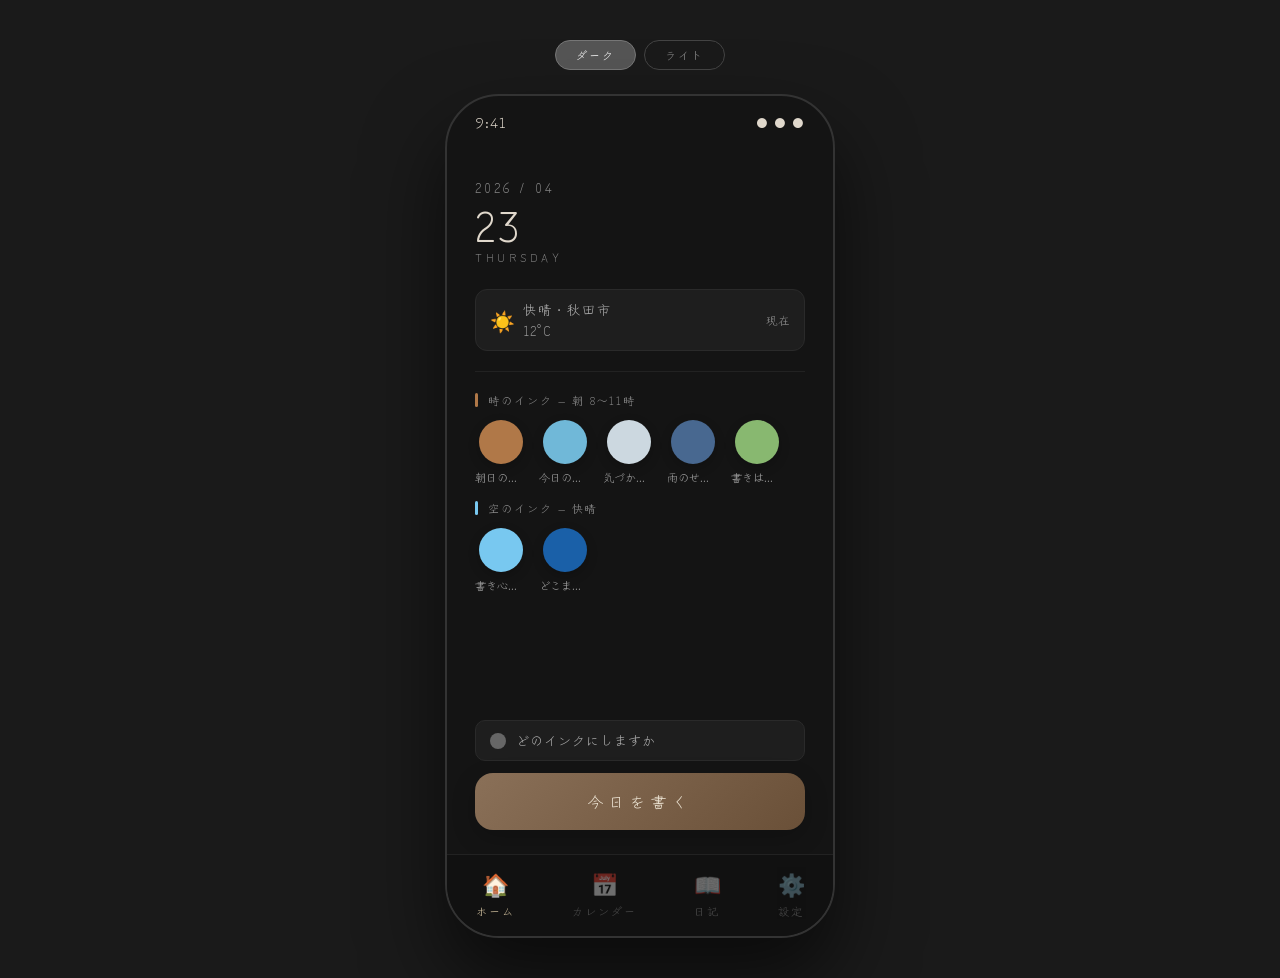
<file: UI_ホーム画面.html>
<!DOCTYPE html>
<html lang="ja">
<head>
  <meta charset="UTF-8">
  <meta name="viewport" content="width=device-width, initial-scale=1.0">
  <title>Diary Ink. — ホーム画面</title>
  <link href="https://fonts.googleapis.com/css2?family=Zen+Kurenaido&family=Hina+Mincho&display=swap" rel="stylesheet">
  <style>
    * { margin:0; padding:0; box-sizing:border-box; }

    body {
      background:#1a1a1a;
      display:flex;
      flex-direction:column;
      justify-content:center;
      align-items:center;
      min-height:100vh;
      font-family:'Zen Kurenaido', serif;
      gap:24px;
      padding:40px 20px;
    }

    /* テーマ切り替えボタン */
    .theme-toggle {
      display:flex;
      gap:8px;
    }
    .theme-btn {
      padding:6px 20px;
      border-radius:20px;
      border:1px solid #444;
      background:transparent;
      color:#888;
      font-size:11px;
      font-family:'Zen Kurenaido', serif;
      letter-spacing:2px;
      cursor:pointer;
      transition:all .2s;
    }
    .theme-btn:hover { border-color:#888; color:#ccc; }
    .theme-btn.active { background:#555; border-color:#777; color:#fff; }

    /* iPhoneフレーム */
    .phone {
      width:390px;
      height:844px;
      border-radius:54px;
      border:2px solid #333;
      overflow:hidden;
      position:relative;
      box-shadow:0 40px 80px rgba(0,0,0,.6);
      transition:background .3s;
    }

    /* ===== ダークテーマ ===== */
    .dark .phone { background:#141414; border-color:#333; }
    .dark .status-time { color:#e0d8cc; }
    .dark .status-icons { color:#e0d8cc; }
    .dark .date-main { color:#888; }
    .dark .date-day { color:#e0d8cc; }
    .dark .date-weekday { color:#888; }
    .dark .weather-area { background:#1e1e1e; border-color:#2a2a2a; }
    .dark .weather-cond { color:#aaa; }
    .dark .weather-temp { color:#999; }
    .dark .weather-time { color:#888; }
    .dark .divider { background:#222; }
    .dark .time-label { color:#888; }
    .dark .ink-dot-name { color:#999; }
    .dark .ink-dot-wrap.selected .ink-dot-name { color:#bbb; }
    .dark .ink-dot.selected { border-color:rgba(255,255,255,.4); }
    .dark .selected-ink { background:#1e1e1e; border-color:#2a2a2a; }
    .dark .selected-name { color:#aaa; }
    .dark .selected-name.chosen { color:#c8b898; }
    .dark .tab-bar { background:#111; border-color:#222; }
    .dark .tab-label { color:#999; }
    .dark .tab-item.active .tab-label { color:#c8b898; }
    .dark .tab-item { opacity:.4; }
    .dark .tab-item.active { opacity:1; }

    /* ===== ライトテーマ ===== */
    .light .phone { background:#f5f0e8; border-color:#d8cfc0; }
    .light .status-time { color:#4a3f32; }
    .light .status-icons { color:#4a3f32; }
    .light .date-main { color:#7a6858; }
    .light .date-day { color:#3a3028; }
    .light .date-weekday { color:#7a6858; }
    .light .weather-area { background:#ede8de; border-color:#d8d0c4; }
    .light .weather-cond { color:#6a5a48; }
    .light .weather-temp { color:#6a5a48; }
    .light .weather-time { color:#6a5a48; }
    .light .divider { background:#ddd8ce; }
    .light .time-label { color:#6a5a48; }
    .light .ink-dot-name { color:#6a5a48; }
    .light .ink-dot-wrap.selected .ink-dot-name { color:#4a3a28; }
    .light .ink-dot.selected { border-color:rgba(0,0,0,.3); }
    .light .selected-ink { background:#ede8de; border-color:#d8d0c4; }
    .light .selected-name { color:#6a5a48; }
    .light .selected-name.chosen { color:#6a4a28; }
    .light .tab-bar { background:#ede8de; border-color:#d8d0c4; }
    .light .tab-label { color:#6a5a48; }
    .light .tab-item.active .tab-label { color:#7a5838; }
    .light .tab-item { opacity:.5; }
    .light .tab-item.active { opacity:1; }

    /* ステータスバー */
    .status-bar {
      height:50px;
      display:flex;
      justify-content:space-between;
      align-items:center;
      padding:0 28px;
    }
    .status-time { font-size:15px; letter-spacing:1px; transition:color .3s; }
    .status-icons { font-size:12px; letter-spacing:2px; transition:color .3s; }

    /* メインコンテンツ */
    .content {
      padding:0 28px;
      height:calc(100% - 50px - 82px);
      overflow:hidden;
      display:flex;
      flex-direction:column;
    }

    /* 日付エリア */
    .date-area { margin-top:32px; margin-bottom:8px; }
    .date-main { font-size:13px; letter-spacing:3px; margin-bottom:6px; transition:color .3s; }
    .date-day { font-size:42px; letter-spacing:2px; font-weight:normal; line-height:1; margin-bottom:4px; transition:color .3s; }
    .date-weekday { font-size:11px; letter-spacing:4px; transition:color .3s; }

    /* 天気エリア */
    .weather-area {
      display:flex; align-items:center; gap:8px;
      margin-top:16px; padding:10px 14px;
      border-radius:12px; border:1px solid;
      transition:background .3s, border-color .3s;
    }
    .weather-icon { font-size:20px; }
    .weather-info { flex:1; }
    .weather-cond { font-size:13px; letter-spacing:2px; transition:color .3s; }
    .weather-temp { font-size:13px; letter-spacing:1px; margin-top:2px; transition:color .3s; }
    .weather-time { font-size:11px; letter-spacing:1px; transition:color .3s; }

    /* 区切り */
    .divider { width:100%; height:1px; margin:20px 0; transition:background .3s; }

    /* 時間帯ラベル */
    .time-label {
      font-size:11px; letter-spacing:2px; margin-bottom:12px;
      display:flex; align-items:center; gap:10px;
      transition:color .3s;
    }
    .time-label::before {
      content:''; display:block;
      width:3px; height:14px; border-radius:2px; flex-shrink:0;
    }
    .time-label.toki::before { background:#b07848; }
    .time-label.sora::before { background:#78c8f0; }

    /* インク提案 */
    .ink-suggestion { margin-bottom:16px; }
    .ink-dots { display:flex; gap:12px; align-items:center; }
    .ink-dot-wrap {
      display:flex; flex-direction:column; align-items:center;
      gap:6px; cursor:pointer;
    }
    .ink-dot {
      width:44px; height:44px; border-radius:50%;
      box-shadow:0 4px 12px rgba(0,0,0,.2);
      transition:transform .2s; border:2px solid transparent;
    }
    .ink-dot.selected { transform:scale(1.15); }
    .ink-dot-name {
      font-size:11px; text-align:center; line-height:1.3;
      max-width:52px; white-space:nowrap;
      overflow:hidden; text-overflow:ellipsis;
      transition:color .3s;
    }

    /* 選択中インク */
    .selected-ink {
      display:flex; align-items:center; gap:10px;
      padding:10px 14px; border-radius:10px; border:1px solid;
      margin-top:auto; margin-bottom:12px;
      transition:background .3s, border-color .3s;
    }
    .selected-dot { width:16px; height:16px; border-radius:50%; flex-shrink:0; }
    .selected-name { font-size:13px; letter-spacing:1px; transition:color .3s; }

    /* 書くボタン */
    .write-btn {
      width:100%; padding:18px;
      background:linear-gradient(135deg, #8a7058 0%, #6a5038 100%);
      border:none; border-radius:18px;
      color:#f0e8d8; font-size:15px;
      font-family:'Zen Kurenaido', serif;
      letter-spacing:6px; cursor:pointer;
      margin-bottom:24px;
      box-shadow:0 8px 24px rgba(0,0,0,.2);
      transition:opacity .2s;
    }
    .write-btn:hover { opacity:.85; }

    /* タブバー */
    .tab-bar {
      position:absolute; bottom:0; left:0; right:0;
      height:82px; border-top:1px solid;
      display:flex; justify-content:space-around;
      align-items:flex-start; padding-top:12px;
      transition:background .3s, border-color .3s;
    }
    .tab-item {
      display:flex; flex-direction:column; align-items:center;
      gap:4px; cursor:pointer; transition:opacity .2s;
    }
    .tab-icon { font-size:22px; }
    .tab-label { font-size:11px; letter-spacing:2px; transition:color .3s; }

  </style>
</head>
<body class="dark">

  <!-- テーマ切り替え -->
  <div class="theme-toggle">
    <button class="theme-btn active" onclick="setTheme('dark')">ダーク</button>
    <button class="theme-btn" onclick="setTheme('light')">ライト</button>
  </div>

  <div class="phone">

    <!-- ステータスバー -->
    <div class="status-bar">
      <span class="status-time">9:41</span>
      <span class="status-icons">● ● ●</span>
    </div>

    <!-- メインコンテンツ -->
    <div class="content">

      <!-- 日付 -->
      <div class="date-area">
        <div class="date-main">2026 / 04</div>
        <div class="date-day">23</div>
        <div class="date-weekday">THURSDAY</div>
      </div>

      <!-- 天気 -->
      <div class="weather-area">
        <span class="weather-icon">☀️</span>
        <div class="weather-info">
          <div class="weather-cond">快晴・秋田市</div>
          <div class="weather-temp">12°C</div>
        </div>
        <div class="weather-time">現在</div>
      </div>

      <div class="divider"></div>

      <!-- 時のインク -->
      <div class="time-label toki">時のインク — 朝 8〜11時</div>
      <div class="ink-suggestion">
        <div class="ink-dots">
          <div class="ink-dot-wrap" onclick="selectInk(this,'#b07848','朝日のちコーヒー')">
            <div class="ink-dot" style="background:#b07848;"></div>
            <div class="ink-dot-name">朝日のちコーヒー</div>
          </div>
          <div class="ink-dot-wrap" onclick="selectInk(this,'#70b8d8','今日の色を選ぶ')">
            <div class="ink-dot" style="background:#70b8d8;"></div>
            <div class="ink-dot-name">今日の色を選ぶ</div>
          </div>
          <div class="ink-dot-wrap" onclick="selectInk(this,'#ccd8e0','気づかないふり')">
            <div class="ink-dot" style="background:#ccd8e0;"></div>
            <div class="ink-dot-name">気づかないふり</div>
          </div>
          <div class="ink-dot-wrap" onclick="selectInk(this,'#486890','雨のせいにした')">
            <div class="ink-dot" style="background:#486890;"></div>
            <div class="ink-dot-name">雨のせいにした</div>
          </div>
          <div class="ink-dot-wrap" onclick="selectInk(this,'#88b870','書きはじめた日')">
            <div class="ink-dot" style="background:#88b870;"></div>
            <div class="ink-dot-name">書きはじめた日</div>
          </div>
        </div>
      </div>

      <!-- 空のインク -->
      <div class="time-label sora">空のインク — 快晴</div>
      <div class="ink-suggestion">
        <div class="ink-dots">
          <div class="ink-dot-wrap" onclick="selectInk(this,'#78c8f0','書き心地よく')">
            <div class="ink-dot" style="background:#78c8f0;"></div>
            <div class="ink-dot-name">書き心地よく</div>
          </div>
          <div class="ink-dot-wrap" onclick="selectInk(this,'#1a60a8','どこまでも遠く')">
            <div class="ink-dot" style="background:#1a60a8;"></div>
            <div class="ink-dot-name">どこまでも遠く</div>
          </div>
        </div>
      </div>

      <!-- 共通選択エリア -->
      <div class="selected-ink">
        <div class="selected-dot" id="selectedDot" style="background:#666;"></div>
        <div class="selected-name" id="selectedName">どのインクにしますか</div>
      </div>

      <!-- 書くボタン -->
      <button class="write-btn">今日を書く</button>

    </div>

    <!-- タブバー -->
    <div class="tab-bar">
      <div class="tab-item active">
        <span class="tab-icon">🏠</span>
        <span class="tab-label">ホーム</span>
      </div>
      <div class="tab-item">
        <span class="tab-icon">📅</span>
        <span class="tab-label">カレンダー</span>
      </div>
      <div class="tab-item">
        <span class="tab-icon">📖</span>
        <span class="tab-label">日記</span>
      </div>
      <div class="tab-item">
        <span class="tab-icon">⚙️</span>
        <span class="tab-label">設定</span>
      </div>
    </div>

  </div>

  <script>
    function setTheme(theme) {
      document.body.className = theme;
      document.querySelectorAll('.theme-btn').forEach(b => b.classList.remove('active'));
      event.target.classList.add('active');
    }

    function selectInk(el, color, name) {
      document.querySelectorAll('.ink-dot-wrap').forEach(w => {
        w.classList.remove('selected');
        w.querySelector('.ink-dot').classList.remove('selected');
      });
      el.classList.add('selected');
      el.querySelector('.ink-dot').classList.add('selected');
      document.getElementById('selectedDot').style.background = color;
      const nameEl = document.getElementById('selectedName');
      nameEl.textContent = name;
      nameEl.classList.add('chosen');
    }
  </script>

</body>
</html>
</file>
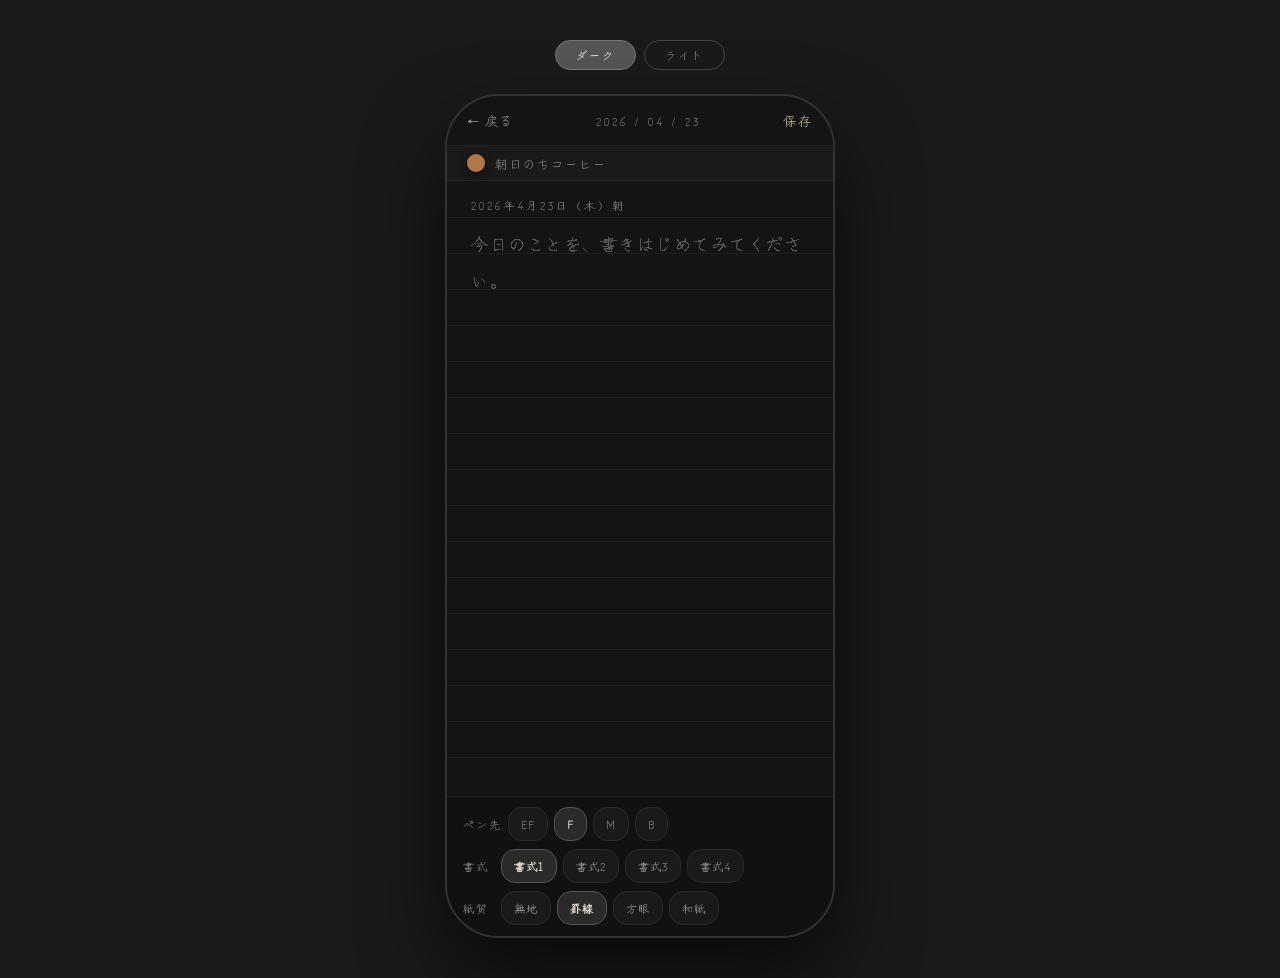
<file: UI_書く画面.html>
<!DOCTYPE html>
<html lang="ja">
<head>
  <meta charset="UTF-8">
  <meta name="viewport" content="width=device-width, initial-scale=1.0">
  <title>Diary Ink. — 書く画面</title>
  <link href="https://fonts.googleapis.com/css2?family=Zen+Kurenaido&family=Hina+Mincho&family=Yuji+Mai&family=Yuji+Boku&display=swap" rel="stylesheet">

  <svg width="0" height="0" style="position:absolute">
    <defs>
      <filter id="nib-ef" x="-5%" y="-5%" width="110%" height="110%">
        <feTurbulence type="fractalNoise" baseFrequency="0.9" numOctaves="4" seed="2" result="noise"/>
        <feDisplacementMap in="SourceGraphic" in2="noise" scale="0.6" result="displaced"/>
        <feGaussianBlur in="displaced" stdDeviation="0.25" result="blur"/>
        <feColorMatrix in="blur" type="matrix" values="1 0 0 0 0  0 1 0 0 0  0 0 1 0 0  0 0 0 38 -11"/>
      </filter>
      <filter id="nib-f" x="-5%" y="-5%" width="110%" height="110%">
        <feGaussianBlur in="SourceGraphic" stdDeviation="0.55" result="blur"/>
        <feColorMatrix in="blur" type="matrix" values="1 0 0 0 0  0 1 0 0 0  0 0 1 0 0  0 0 0 22 -6"/>
      </filter>
      <filter id="nib-m" x="-8%" y="-8%" width="116%" height="116%">
        <feGaussianBlur in="SourceGraphic" stdDeviation="0.75" result="blur"/>
        <feColorMatrix in="blur" type="matrix" values="1 0 0 0 0  0 1 0 0 0  0 0 1 0 0  0 0 0 14 -3"/>
      </filter>
      <filter id="nib-b" x="-8%" y="-8%" width="116%" height="116%">
        <feGaussianBlur in="SourceGraphic" stdDeviation="0.9" result="blur"/>
        <feTurbulence type="fractalNoise" baseFrequency="0.04" numOctaves="3" seed="5" result="noise2"/>
        <feDisplacementMap in="blur" in2="noise2" scale="0.8" result="displaced"/>
        <feGaussianBlur in="displaced" stdDeviation="0.35" result="blur2"/>
        <feColorMatrix in="blur2" type="matrix" values="1 0 0 0 0  0 1 0 0 0  0 0 1 0 0  0 0 0 10 -1.5"/>
      </filter>
    </defs>
  </svg>

  <style>
    * { margin:0; padding:0; box-sizing:border-box; }

    body {
      background:#1a1a1a;
      display:flex;
      flex-direction:column;
      justify-content:center;
      align-items:center;
      min-height:100vh;
      font-family:'Zen Kurenaido', serif;
      gap:24px;
      padding:40px 20px;
    }

    /* テーマ切り替え */
    .theme-toggle { display:flex; gap:8px; }
    .theme-btn {
      padding:6px 20px; border-radius:20px;
      border:1px solid #444; background:transparent;
      color:#888; font-size:11px;
      font-family:'Zen Kurenaido', serif;
      letter-spacing:2px; cursor:pointer; transition:all .2s;
    }
    .theme-btn:hover { border-color:#888; color:#ccc; }
    .theme-btn.active { background:#555; border-color:#777; color:#fff; }

    /* iPhoneフレーム */
    .phone {
      width:390px; height:844px;
      border-radius:54px; border:2px solid;
      overflow:hidden; position:relative;
      box-shadow:0 40px 80px rgba(0,0,0,.6);
      transition:background .3s, border-color .3s;
    }

    /* ===== ダーク ===== */
    .dark .phone { background:#141414; border-color:#333; }
    .dark .nav-bar { background:#141414; border-color:#222; }
    .dark .nav-date { color:#888; }
    .dark .nav-btn { color:#999; }
    .dark .nav-save { color:#c8b898; }
    .dark .ink-bar { background:#1a1a1a; border-color:#252525; }
    .dark .ink-bar-dot { box-shadow:0 2px 8px rgba(0,0,0,.5); }
    .dark .ink-bar-name { color:#888; }
    .dark .paper { background:#141414; }
    .dark .paper-lined .line { background:#1e1e1e; }
    .dark .paper-grid .line-h { background:#1e1e1e; }
    .dark .paper-grid .line-v { background:#1e1e1e; }
    .dark .diary-date-text { color:#888; }
    .dark .diary-input { color:#e0d8cc; caret-color:#c8b898; }
    .dark .diary-input::placeholder { color:#555; }
    .dark .toolbar { background:#111; border-color:#222; }
    .dark .tool-btn { color:#999; border-color:#2a2a2a; background:#1a1a1a; }
    .dark .tool-btn.active { color:#e0d8cc; border-color:#555; background:#2a2a2a; }
    .dark .tool-section-label { color:#888; }

    /* ===== ライト ===== */
    .light .phone { background:#f5f0e8; border-color:#d8cfc0; }
    .light .nav-bar { background:#f5f0e8; border-color:#ddd8ce; }
    .light .nav-date { color:#6a5a48; }
    .light .nav-btn { color:#6a5a48; }
    .light .nav-save { color:#7a5838; }
    .light .ink-bar { background:#ede8de; border-color:#d8d0c4; }
    .light .ink-bar-dot { box-shadow:0 2px 8px rgba(0,0,0,.15); }
    .light .ink-bar-name { color:#6a5a48; }
    .light .paper { background:#f5f0e8; }
    .light .paper-lined .line { background:#e8e0d4; }
    .light .paper-grid .line-h { background:#e8e0d4; }
    .light .paper-grid .line-v { background:#e8e0d4; }
    .light .diary-date-text { color:#6a5a48; }
    .light .diary-input { color:#3a3028; caret-color:#7a5838; }
    .light .diary-input::placeholder { color:#c8c0b4; }
    .light .toolbar { background:#ede8de; border-color:#d8d0c4; }
    .light .tool-btn { color:#6a5a48; border-color:#d8d0c4; background:#f5f0e8; }
    .light .tool-btn.active { color:#4a3a28; border-color:#a08060; background:#e8dfd0; }
    .light .tool-section-label { color:#6a5a48; }

    /* ナビバー（上） */
    .nav-bar {
      height:50px; display:flex;
      align-items:center; justify-content:space-between;
      padding:0 20px; border-bottom:1px solid;
      transition:background .3s, border-color .3s;
    }
    .nav-btn { font-size:13px; letter-spacing:1px; cursor:pointer; transition:color .3s; }
    .nav-date { font-size:11px; letter-spacing:3px; transition:color .3s; }
    .nav-save { font-size:13px; letter-spacing:2px; cursor:pointer; transition:color .3s; }

    /* 選択中インクバー */
    .ink-bar {
      display:flex; align-items:center; gap:10px;
      padding:8px 20px; border-bottom:1px solid;
      transition:background .3s, border-color .3s;
    }
    .ink-bar-dot {
      width:18px; height:18px; border-radius:50%; flex-shrink:0;
      transition:box-shadow .3s;
    }
    .ink-bar-name { font-size:12px; letter-spacing:2px; transition:color .3s; }

    /* 紙エリア */
    .paper {
      position:relative;
      height:calc(100% - 50px - 38px - 140px);
      overflow:hidden;
      transition:background .3s;
    }

    /* 罫線 */
    .paper-lined .line {
      position:absolute; left:0; right:0;
      height:1px; transition:background .3s;
    }
    /* グリッド */
    .paper-grid .line-h {
      position:absolute; left:0; right:0;
      height:1px; transition:background .3s;
    }
    .paper-grid .line-v {
      position:absolute; top:0; bottom:0;
      width:1px; transition:background .3s;
    }

    /* 日記テキスト */
    .diary-date-text {
      padding:16px 24px 0;
      font-size:11px; letter-spacing:3px;
      transition:color .3s;
    }
    .diary-input {
      width:100%; height:calc(100% - 36px);
      padding:12px 24px;
      background:transparent; border:none; outline:none;
      font-family:'Zen Kurenaido', serif;
      font-size:17px; line-height:2.2;
      letter-spacing:1.5px;
      resize:none; transition:color .3s, filter .3s;
    }

    /* ツールバー（下） */
    .toolbar {
      position:absolute; bottom:0; left:0; right:0;
      height:140px; border-top:1px solid;
      padding:10px 16px;
      display:flex; flex-direction:column; gap:8px;
      transition:background .3s, border-color .3s;
    }

    .tool-row {
      display:flex; align-items:center; gap:6px;
    }
    .tool-section-label {
      font-size:11px; letter-spacing:2px;
      min-width:32px; transition:color .3s;
    }
    .tool-btn {
      padding:8px 12px; border-radius:14px;
      border:1px solid; font-size:11px;
      font-family:'Zen Kurenaido', serif;
      letter-spacing:1px; cursor:pointer;
      transition:all .2s;
    }
    .tool-btn.active { font-weight:bold; }

  </style>
</head>
<body class="dark">

  <!-- テーマ切り替え -->
  <div class="theme-toggle">
    <button class="theme-btn active" onclick="setTheme('dark')">ダーク</button>
    <button class="theme-btn" onclick="setTheme('light')">ライト</button>
  </div>

  <div class="phone">

    <!-- ナビバー -->
    <div class="nav-bar">
      <span class="nav-btn" onclick="history.back()">← 戻る</span>
      <span class="nav-date">2026 / 04 / 23</span>
      <span class="nav-save">保存</span>
    </div>

    <!-- 選択中インクバー -->
    <div class="ink-bar">
      <div class="ink-bar-dot" id="inkDot" style="background:#b07848;"></div>
      <span class="ink-bar-name" id="inkName">朝日のちコーヒー</span>
    </div>

    <!-- 紙エリア -->
    <div class="paper" id="paper">
      <!-- 罫線（デフォルト） -->
      <div id="lines"></div>

      <div class="diary-date-text">2026年4月23日（木）朝</div>
      <textarea class="diary-input" id="diaryInput"
        placeholder="今日のことを、書きはじめてみてください。"
        style="color:#b07848; filter:url(#nib-f);"
      ></textarea>
    </div>

    <!-- ツールバー -->
    <div class="toolbar">

      <!-- ペン先 -->
      <div class="tool-row">
        <span class="tool-section-label">ペン先</span>
        <button class="tool-btn" onclick="setNib('ef',this)">EF</button>
        <button class="tool-btn active" onclick="setNib('f',this)">F</button>
        <button class="tool-btn" onclick="setNib('m',this)">M</button>
        <button class="tool-btn" onclick="setNib('b',this)">B</button>
      </div>

      <!-- 書式 -->
      <div class="tool-row">
        <span class="tool-section-label">書式</span>
        <button class="tool-btn active" onclick="setFont('zen',this)">書式1</button>
        <button class="tool-btn" onclick="setFont('hina',this)">書式2</button>
        <button class="tool-btn" onclick="setFont('mai',this)">書式3</button>
        <button class="tool-btn" onclick="setFont('boku',this)">書式4</button>
      </div>

      <!-- 紙質 -->
      <div class="tool-row">
        <span class="tool-section-label">紙質</span>
        <button class="tool-btn" onclick="setPaper('plain',this)">無地</button>
        <button class="tool-btn active" onclick="setPaper('lined',this)">罫線</button>
        <button class="tool-btn" onclick="setPaper('grid',this)">方眼</button>
        <button class="tool-btn" onclick="setPaper('washi',this)">和紙</button>
      </div>

    </div>

  </div>

  <script>
    const fonts = {
      zen:  "'Zen Kurenaido', serif",
      hina: "'Hina Mincho', serif",
      mai:  "'Yuji Mai', serif",
      boku: "'Yuji Boku', serif",
    };
    const nibs = { ef:'nib-ef', f:'nib-f', m:'nib-m', b:'nib-b' };

    let currentNib = 'f';
    let currentFont = 'zen';
    let currentPaper = 'lined';

    function setTheme(theme) {
      document.body.className = theme;
      document.querySelectorAll('.theme-btn').forEach(b => b.classList.remove('active'));
      event.target.classList.add('active');
    }

    function setNib(nib, btn) {
      currentNib = nib;
      document.getElementById('diaryInput').style.filter = `url(#${nibs[nib]})`;
      setFontSize(nib);
      document.querySelectorAll('.tool-row:nth-child(1) .tool-btn').forEach(b => b.classList.remove('active'));
      btn.classList.add('active');
    }

    function setFontSize(nib) {
      const sizes = { ef:'14px', f:'17px', m:'20px', b:'23px' };
      document.getElementById('diaryInput').style.fontSize = sizes[nib];
    }

    function setFont(font, btn) {
      currentFont = font;
      document.getElementById('diaryInput').style.fontFamily = fonts[font];
      document.querySelectorAll('.tool-row:nth-child(2) .tool-btn').forEach(b => b.classList.remove('active'));
      btn.classList.add('active');
    }

    function setPaper(type, btn) {
      currentPaper = type;
      const paper = document.getElementById('paper');
      const linesEl = document.getElementById('lines');
      linesEl.innerHTML = '';
      paper.className = 'paper';

      if (type === 'lined') {
        paper.classList.add('paper-lined');
        for (let i = 1; i <= 20; i++) {
          const line = document.createElement('div');
          line.className = 'line';
          line.style.top = (i * 36) + 'px';
          linesEl.appendChild(line);
        }
      } else if (type === 'grid') {
        paper.classList.add('paper-grid');
        for (let i = 1; i <= 20; i++) {
          const lh = document.createElement('div');
          lh.className = 'line-h';
          lh.style.top = (i * 28) + 'px';
          linesEl.appendChild(lh);
        }
        for (let i = 1; i <= 14; i++) {
          const lv = document.createElement('div');
          lv.className = 'line-v';
          lv.style.left = (i * 28) + 'px';
          linesEl.appendChild(lv);
        }
      } else if (type === 'washi') {
        paper.style.background = 'repeating-linear-gradient(0deg, transparent, transparent 35px, rgba(180,160,120,.08) 35px, rgba(180,160,120,.08) 36px)';
      }

      document.querySelectorAll('.tool-row:nth-child(3) .tool-btn').forEach(b => b.classList.remove('active'));
      btn.classList.add('active');
    }

    // 初期罫線
    setPaper('lined', document.querySelector('.tool-row:nth-child(3) .tool-btn:nth-child(3)'));
  </script>

</body>
</html>
</file>
